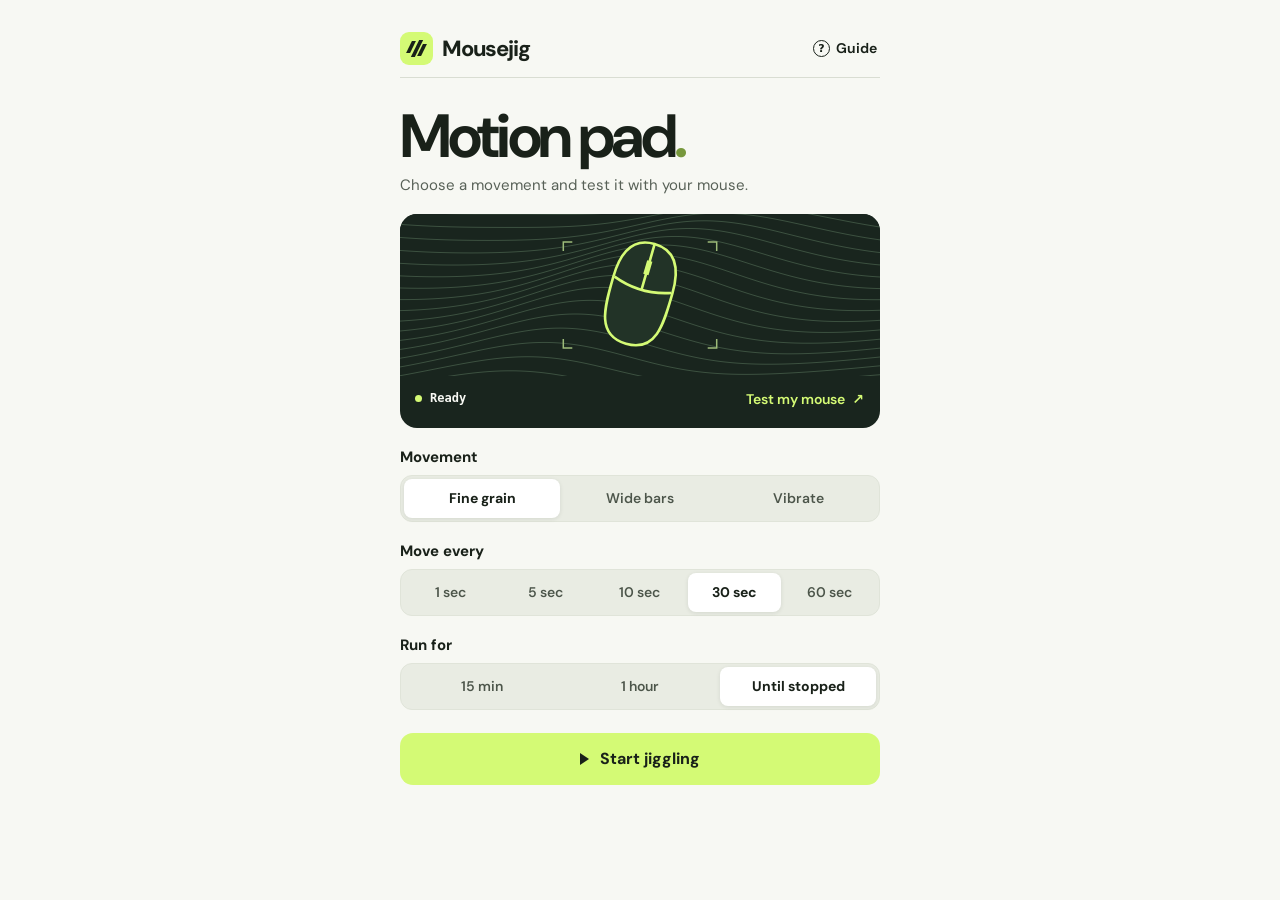
<file: index.html>
<!doctype html>
<html lang="en">
<head>
  <meta charset="utf-8">
  <meta name="viewport" content="width=device-width, initial-scale=1">
  <meta http-equiv="refresh" content="0; url=./app/">
  <title>Mousejig</title>
</head>
<body><p><a href="./app/">Open Mousejig</a></p></body>
</html>
</file>
<file: app/style.css>
@font-face {
  font-family: 'DM Sans';
  src: url('fonts/dm-sans.woff') format('woff');
  font-weight: 100 1000;
  font-display: swap;
}
:root {
  --paper: #f7f8f3;
  --ink: #192119;
  --muted: #586157;
  --line: #d9ddd2;
  --lime: #d4fa75;
  font-family: 'DM Sans', system-ui, sans-serif;
  color: var(--ink);
  background: var(--paper);
  -webkit-text-size-adjust: 100%;
}
* { box-sizing: border-box; }
body { margin: 0; }
[hidden] { display: none !important; }
button, input { font: inherit; }
button { cursor: pointer; color: inherit; touch-action: manipulation; }
button:focus-visible, input:focus-visible + span { outline: 3px solid #699300; outline-offset: 3px; }
button:active { transform: translateY(1px); }
.shell {
  max-width: 524px; margin: auto;
  padding: max(12px, env(safe-area-inset-top)) max(22px, env(safe-area-inset-right)) max(20px, env(safe-area-inset-bottom)) max(22px, env(safe-area-inset-left));
}
.topbar, .preview-footer, .session-top { display: flex; align-items: center; justify-content: space-between; }
.topbar { padding-bottom: 7px; border-bottom: 1px solid var(--line); }
.brand { font-size: 22px; font-weight: 780; letter-spacing: -1.2px; display: flex; align-items: center; gap: 9px; }
.logo { width: 33px; height: 33px; border-radius: 9px; background: var(--lime); display: flex; align-items: center; justify-content: center; gap: 2px; }
.logo i { width: 3.5px; height: 12px; background: var(--ink); transform: skewX(-26deg); }
.logo i:first-child { margin-bottom: 3px; }
.logo i:nth-child(2) { height: 17px; }
.logo i:last-child { margin-top: 3px; }
.guide-link { background: transparent; border: 0; display: flex; align-items: center; gap: 6px; padding: 0 3px 0 12px; min-height: 44px; font-size: 14px; font-weight: 640; }
.question { border: 1.5px solid currentColor; border-radius: 50%; height: 17px; width: 17px; display: grid; place-items: center; font: bold 11px/1 system-ui; }
.intro { margin: clamp(15px, 3vh, 30px) 0 17px; }
h1, h2, p { margin: 0; }
.intro h1 { font-size: clamp(45px, 11vw, 61px); font-weight: 680; letter-spacing: -.055em; line-height: 1.02; }
.intro h1 span { color: #77983c; }
.intro p { font-size: 15px; line-height: 1.43; color: var(--muted); max-width: 36ch; margin-top: 8px; }
.preview { background: #19251e; color: var(--paper); border-radius: 17px; overflow: hidden; }
#previewCanvas { display: block; width: 100%; height: clamp(106px, 18vh, 169px); }
.preview-footer { padding: 1px 15px 7px; }
.status { display: inline-flex; align-items: center; gap: 8px; font: 600 12px/1.3 ui-monospace, monospace; }
.status i { display: inline-block; border-radius: 50%; width: 7px; height: 7px; background: var(--lime); }
.test { background: transparent; color: var(--lime); border: 0; padding: 0 1px 0 12px; min-height: 44px; font-size: 14px; font-weight: 620; }
.test span { margin-left: 4px; }
fieldset { border: 0; margin: 19px 0 0; padding: 0; min-width: 0; }
legend { padding: 0; font-size: 15px; font-weight: 720; margin-bottom: 8px; }
.segments { display: grid; grid-auto-flow: column; grid-auto-columns: minmax(0,1fr); gap: 2px; background: #e9ece3; border: 1px solid #e0e4d9; padding: 3px; border-radius: 12px; }
.segments label { position: relative; cursor: pointer; }
.segments input { position: absolute; opacity: 0; inset: 0; width: 100%; height: 100%; margin: 0; cursor: pointer; }
.segments span { display: grid; place-items: center; min-height: 39px; padding: 2px 3px; text-align: center; border-radius: 8px; color: #4c554a; font-size: 14px; font-weight: 580; }
.segments input:checked + span { background: #fff; color: var(--ink); font-weight: 720; box-shadow: 0 1px 4px #1c28201a; }
.primary, .stop { width: 100%; min-height: 52px; padding: 12px; border: 0; border-radius: 13px; display: flex; align-items: center; justify-content: center; gap: 11px; font-size: 16px; font-weight: 720; }
.primary { background: var(--lime); margin-top: 23px; }
.play-icon { width: 0; height: 0; border-top: 6px solid transparent; border-bottom: 6px solid transparent; border-left: 9px solid var(--ink); }
.notice { font-size: 14px; line-height: 1.4; color: var(--muted); margin: 12px 0 0; }
.notice:empty { display: none; }
.session {
  background: #19251e; color: var(--paper); min-height: 100vh; min-height: 100dvh;
  display: flex; flex-direction: column; gap: 12px; align-items: stretch;
  padding: max(20px, env(safe-area-inset-top)) max(18px, env(safe-area-inset-right)) max(18px, env(safe-area-inset-bottom)) max(18px, env(safe-area-inset-left));
}
.session h1 { font-size: clamp(21px, 5.4vw, 32px); letter-spacing: -.035em; font-weight: 620; margin: 2px 0; }
.live { color: var(--lime); text-transform: uppercase; letter-spacing: .08em; }
#clock { font: 500 14px/1.4 ui-monospace, monospace; font-variant-numeric: tabular-nums; }
.tracking-area { position: relative; flex: 1; min-height: 120px; border: 2px solid #88a56d; border-radius: 13px; overflow: hidden; }
#surface { position: absolute; width: 100%; height: 100%; display: block; }
#cadence, #powerHint { text-align: center; font-size: 14px; color: #d5dfcf; }
.stop { background: var(--paper); color: var(--ink); }
.stop-icon { width: 11px; height: 11px; background: currentColor; border-radius: 2px; }
dialog { border: 1px solid var(--line); border-radius: 18px; padding: 25px; background: var(--paper); color: var(--ink); width: min(90vw,420px); max-height: 88vh; overflow: auto; }
dialog::backdrop { background: #142319a8; }
dialog h2 { font-size: 28px; letter-spacing: -.05em; }
dialog ol { padding-left: 23px; line-height: 1.5; font-size: 15px; }
dialog li { padding-left: 3px; margin: 0 0 12px; }
dialog p { color: var(--muted); font-size: 14px; line-height: 1.45; }
@media (min-width: 620px) and (min-height: 680px) { .shell { padding-top: 26px; } }

.placement { padding: 20px; line-height: 1.4; }
#vibrationPreview { min-height: clamp(106px, 18vh, 169px); display: grid; align-content: center; }
#vibrationPlacement { flex: 1; display: grid; align-content: center; font-size: 19px; }
dialog p + p { margin-top: 10px; }
</file>
